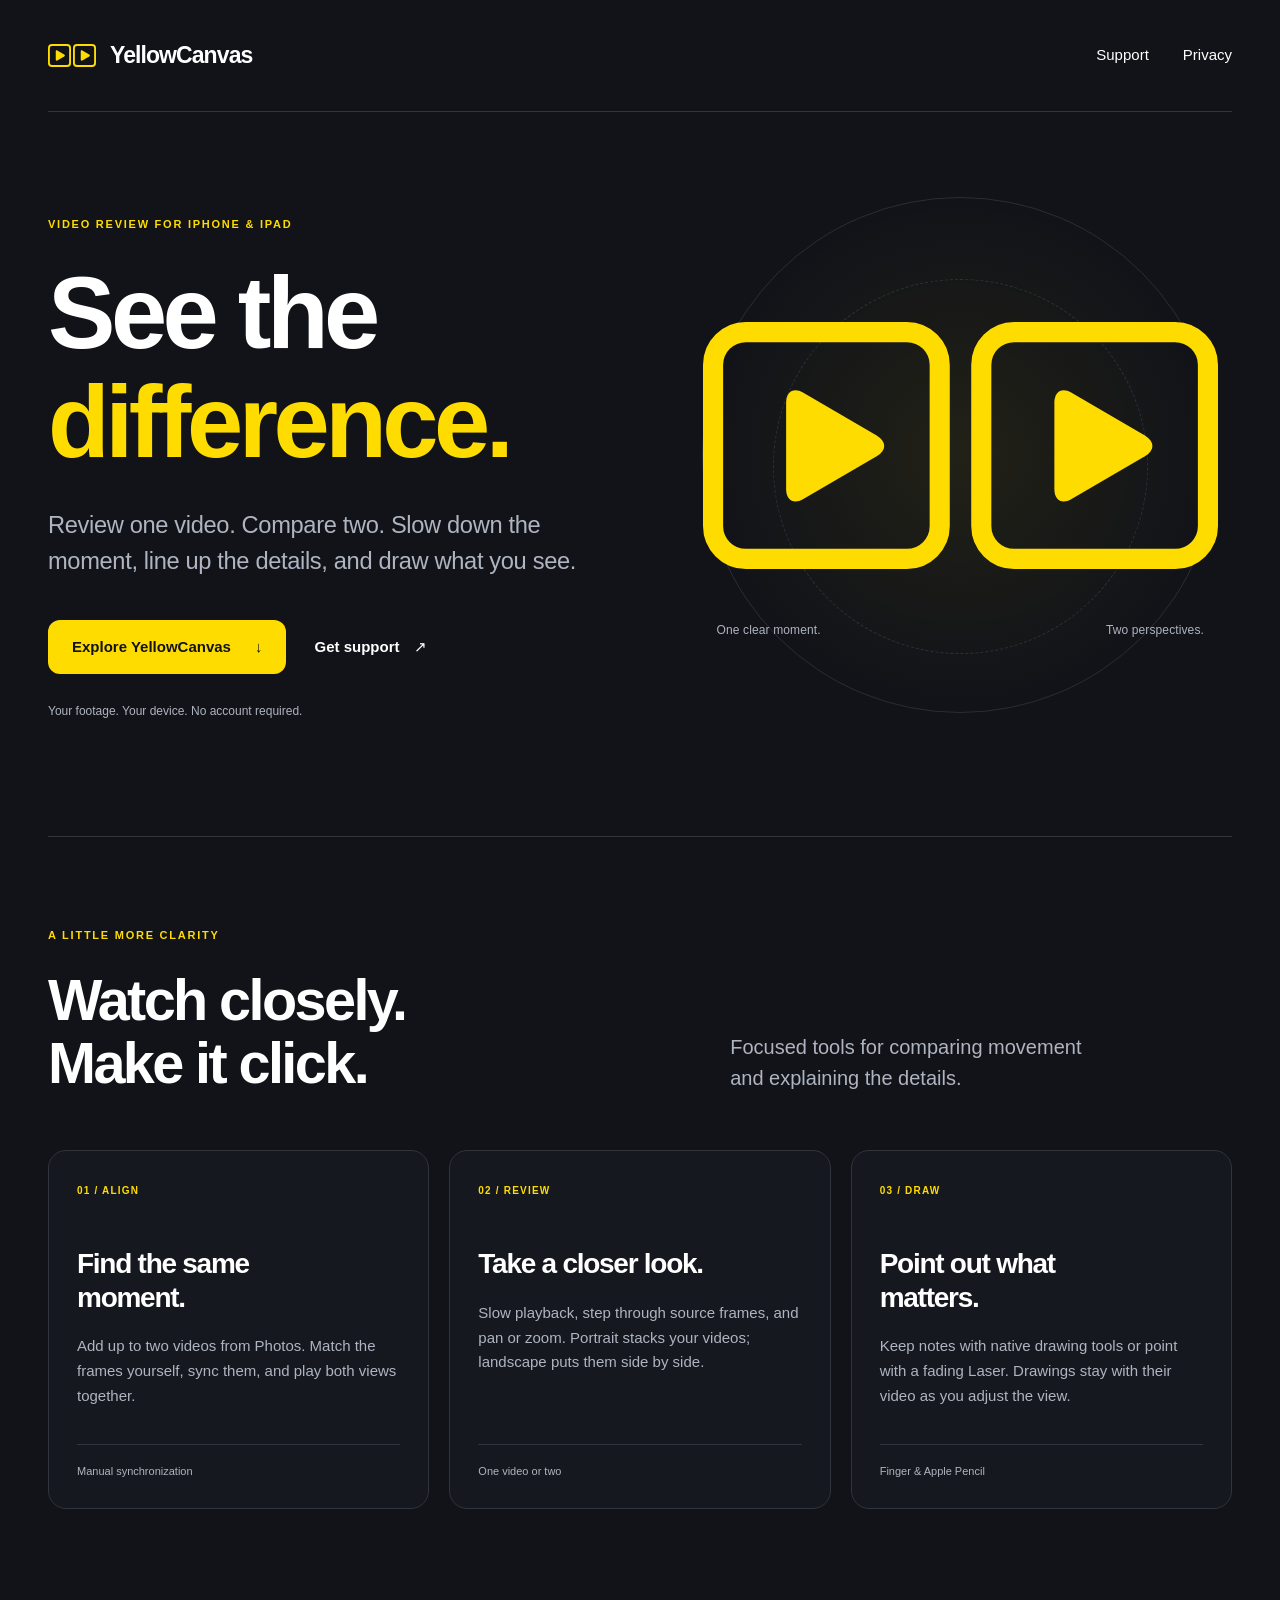
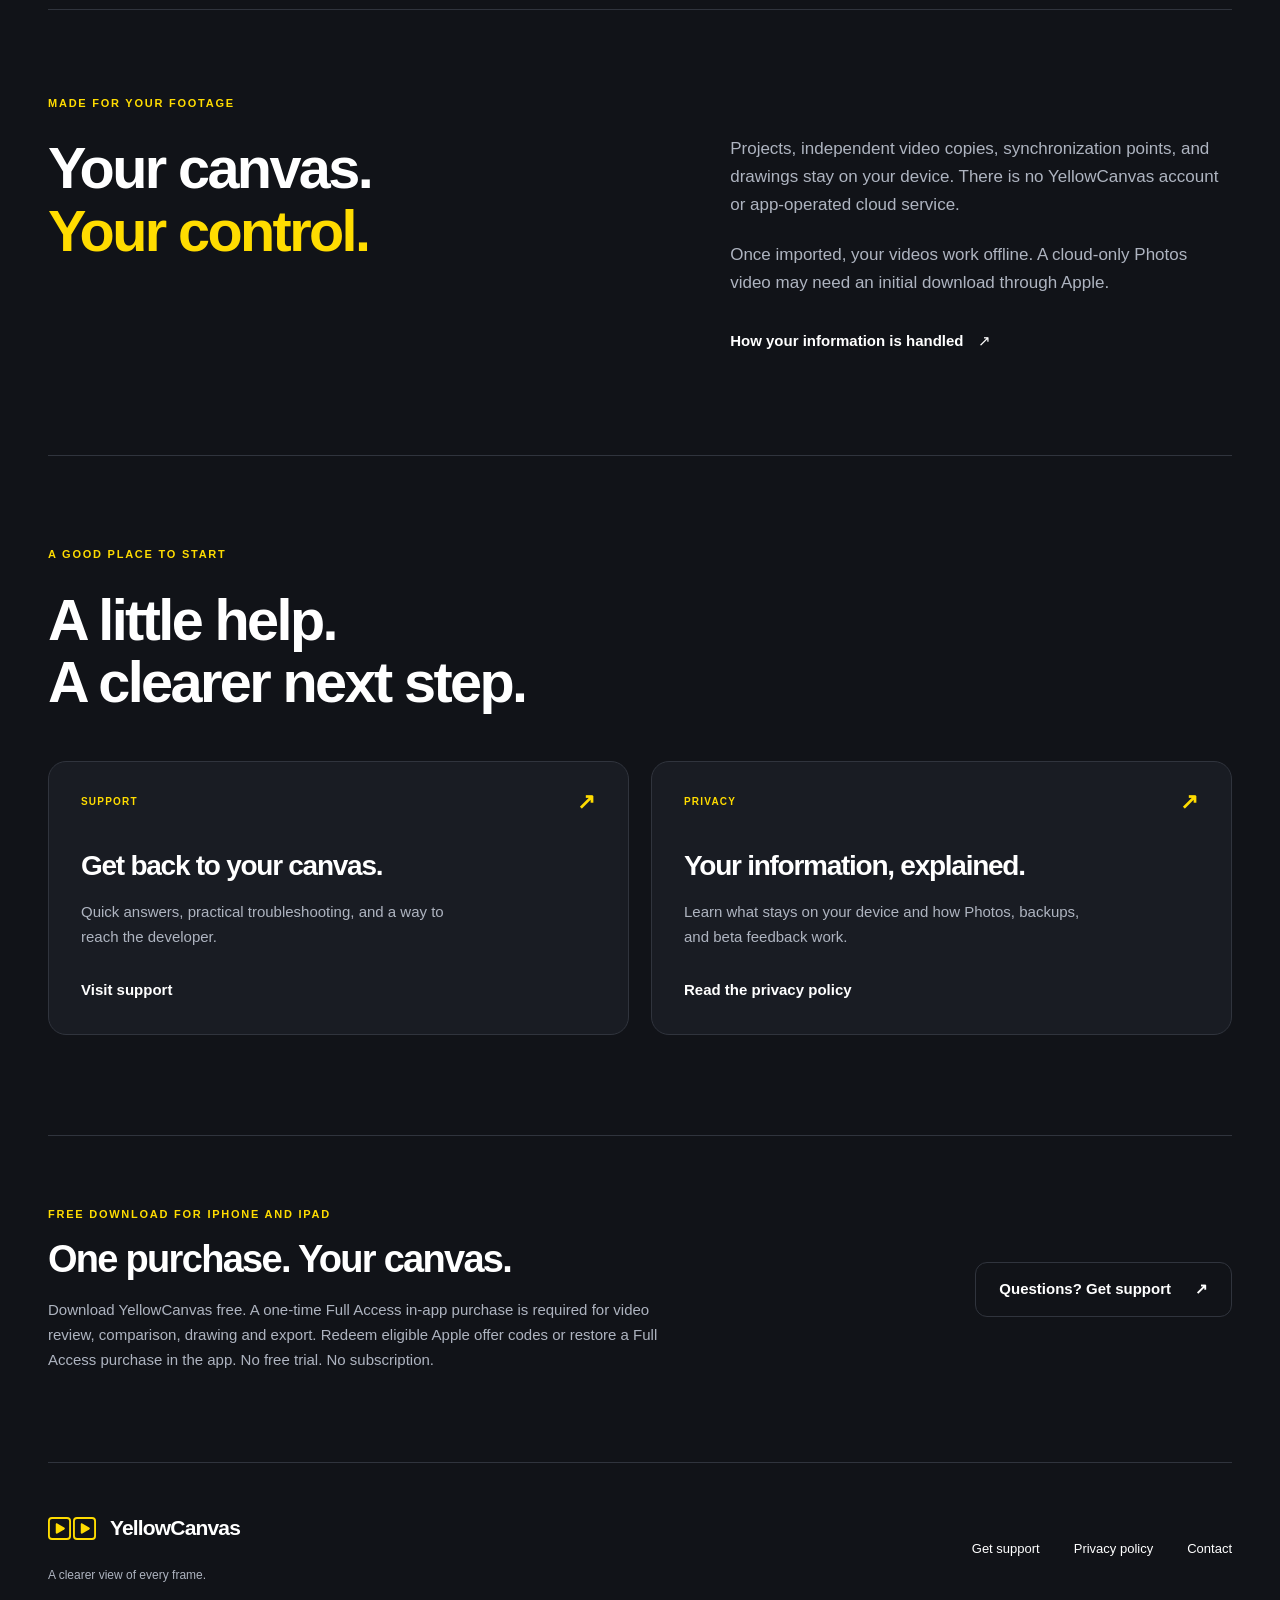
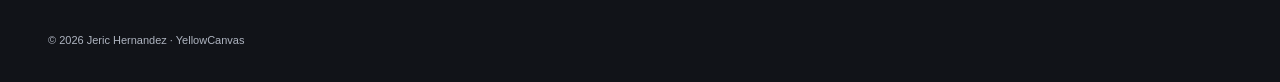
<file: index.html>
<!doctype html>
<html lang="en">
<head>
  <meta charset="utf-8">
  <meta name="viewport" content="width=device-width, initial-scale=1">
  <meta name="color-scheme" content="dark">
  <meta name="theme-color" content="#111318">
  <title>YellowCanvas · See the difference</title>
  <meta name="description" content="Review one video or compare two on iPhone and iPad. Align matching moments, step through frames, and draw what you see. Get support and privacy information.">
  <meta property="og:title" content="YellowCanvas · See the difference">
  <meta property="og:description" content="Review one video or compare two on iPhone and iPad. Align matching moments, step through frames, and draw what you see. Get support and privacy information.">
  <meta property="og:type" content="website">
  <link rel="canonical" href="https://coofzilla.github.io/yellow_canvas_web/">
  <meta property="og:url" content="https://coofzilla.github.io/yellow_canvas_web/">
  <link rel="icon" href="./assets/icon.svg" type="image/svg+xml">
  <link rel="stylesheet" href="./assets/site.css">
</head>
<body>
  <a class="skip-link" href="#main">Skip to content</a>
  <header class="site-header shell">
    <a class="brand" href="./" aria-label="YellowCanvas home"><img src="./assets/mark.svg" width="48" height="24" alt=""><span>YellowCanvas</span></a>
    <nav aria-label="Main navigation"><a href="./support/">Support</a><a href="./privacy/">Privacy</a></nav>
  </header>
  <main id="main">
    <section class="hero shell" aria-labelledby="hero-title">
      <div class="hero-copy">
        <p class="eyebrow">Video review for iPhone &amp; iPad</p>
        <h1 id="hero-title">See the<br><span>difference.</span></h1>
        <p class="hero-description">Review one video. Compare two. Slow down the moment, line up the details, and draw what you see.</p>
        <div class="actions"><a class="button button-primary" href="#features">Explore YellowCanvas <span aria-hidden="true">↓</span></a><a class="text-link" href="support/">Get support <span aria-hidden="true">↗</span></a></div>
        <p class="hero-note">Your footage. Your device. No account required.</p>
      </div>
      <div class="hero-art" aria-hidden="true">
        <div class="art-orbit orbit-one"></div><div class="art-orbit orbit-two"></div>
        <img src="assets/mark.svg" width="860" height="430" alt="">
        <div class="art-caption"><span>One clear moment.</span><span>Two perspectives.</span></div>
      </div>
    </section>
    <section class="feature-section shell" id="features" aria-labelledby="features-title">
      <div class="section-heading"><p class="eyebrow">A little more clarity</p><h2 id="features-title">Watch closely.<br>Make it click.</h2><p>Focused tools for comparing movement and explaining the details.</p></div>
      <div class="feature-grid">
        <article class="feature-card"><span class="feature-number">01 / ALIGN</span><h3>Find the same moment.</h3><p>Add up to two videos from Photos. Match the frames yourself, sync them, and play both views together.</p><span class="feature-foot">Manual synchronization</span></article>
        <article class="feature-card"><span class="feature-number">02 / REVIEW</span><h3>Take a closer look.</h3><p>Slow playback, step through source frames, and pan or zoom. Portrait stacks your videos; landscape puts them side by side.</p><span class="feature-foot">One video or two</span></article>
        <article class="feature-card"><span class="feature-number">03 / DRAW</span><h3>Point out what matters.</h3><p>Keep notes with native drawing tools or point with a fading Laser. Drawings stay with their video as you adjust the view.</p><span class="feature-foot">Finger &amp; Apple Pencil</span></article>
      </div>
    </section>
    <section class="local-section shell" aria-labelledby="local-title">
      <div><p class="eyebrow">Made for your footage</p><h2 id="local-title">Your canvas.<br><span>Your control.</span></h2></div>
      <div class="local-copy"><p>Projects, independent video copies, synchronization points, and drawings stay on your device. There is no YellowCanvas account or app-operated cloud service.</p><p>Once imported, your videos work offline. A cloud-only Photos video may need an initial download through Apple.</p><a class="text-link" href="privacy/">How your information is handled <span aria-hidden="true">↗</span></a></div>
    </section>
    <section class="help-section shell" aria-labelledby="help-title">
      <div><p class="eyebrow">A good place to start</p><h2 id="help-title">A little help.<br>A clearer next step.</h2></div>
      <div class="portal-grid"><a class="portal-card" href="support/"><span class="portal-kicker">SUPPORT <span aria-hidden="true">↗</span></span><h3>Get back to your canvas.</h3><p>Quick answers, practical troubleshooting, and a way to reach the developer.</p><span class="text-link">Visit support</span></a><a class="portal-card" href="privacy/"><span class="portal-kicker">PRIVACY <span aria-hidden="true">↗</span></span><h3>Your information, explained.</h3><p>Learn what stays on your device and how Photos, backups, and beta feedback work.</p><span class="text-link">Read the privacy policy</span></a></div>
    </section>
    <section class="beta-section shell" aria-labelledby="release-title"><div><p class="eyebrow">Free download for iPhone and iPad</p><h2 id="release-title">One purchase. Your canvas.</h2><p>Download YellowCanvas free. A one-time Full Access in-app purchase is required for video review, comparison, drawing and export. Redeem eligible Apple offer codes or restore a Full Access purchase in the app. No free trial. No subscription.</p></div><a class="button button-secondary" href="support/">Questions? Get support <span aria-hidden="true">↗</span></a></section>
  </main>
  <footer class="site-footer shell">
    <div class="footer-brand"><a class="brand" href="./"><img src="./assets/mark.svg" width="48" height="24" alt=""><span>YellowCanvas</span></a><p>A clearer view of every frame.</p></div>
    <nav aria-label="Footer navigation"><a href="./support/">Get support</a><a href="./privacy/">Privacy policy</a><a href="mailto:yellowdevjay@gmail.com">Contact</a></nav>
    <p class="copyright">© 2026 Jeric Hernandez · YellowCanvas</p>
  </footer>
</body>
</html>
</file>
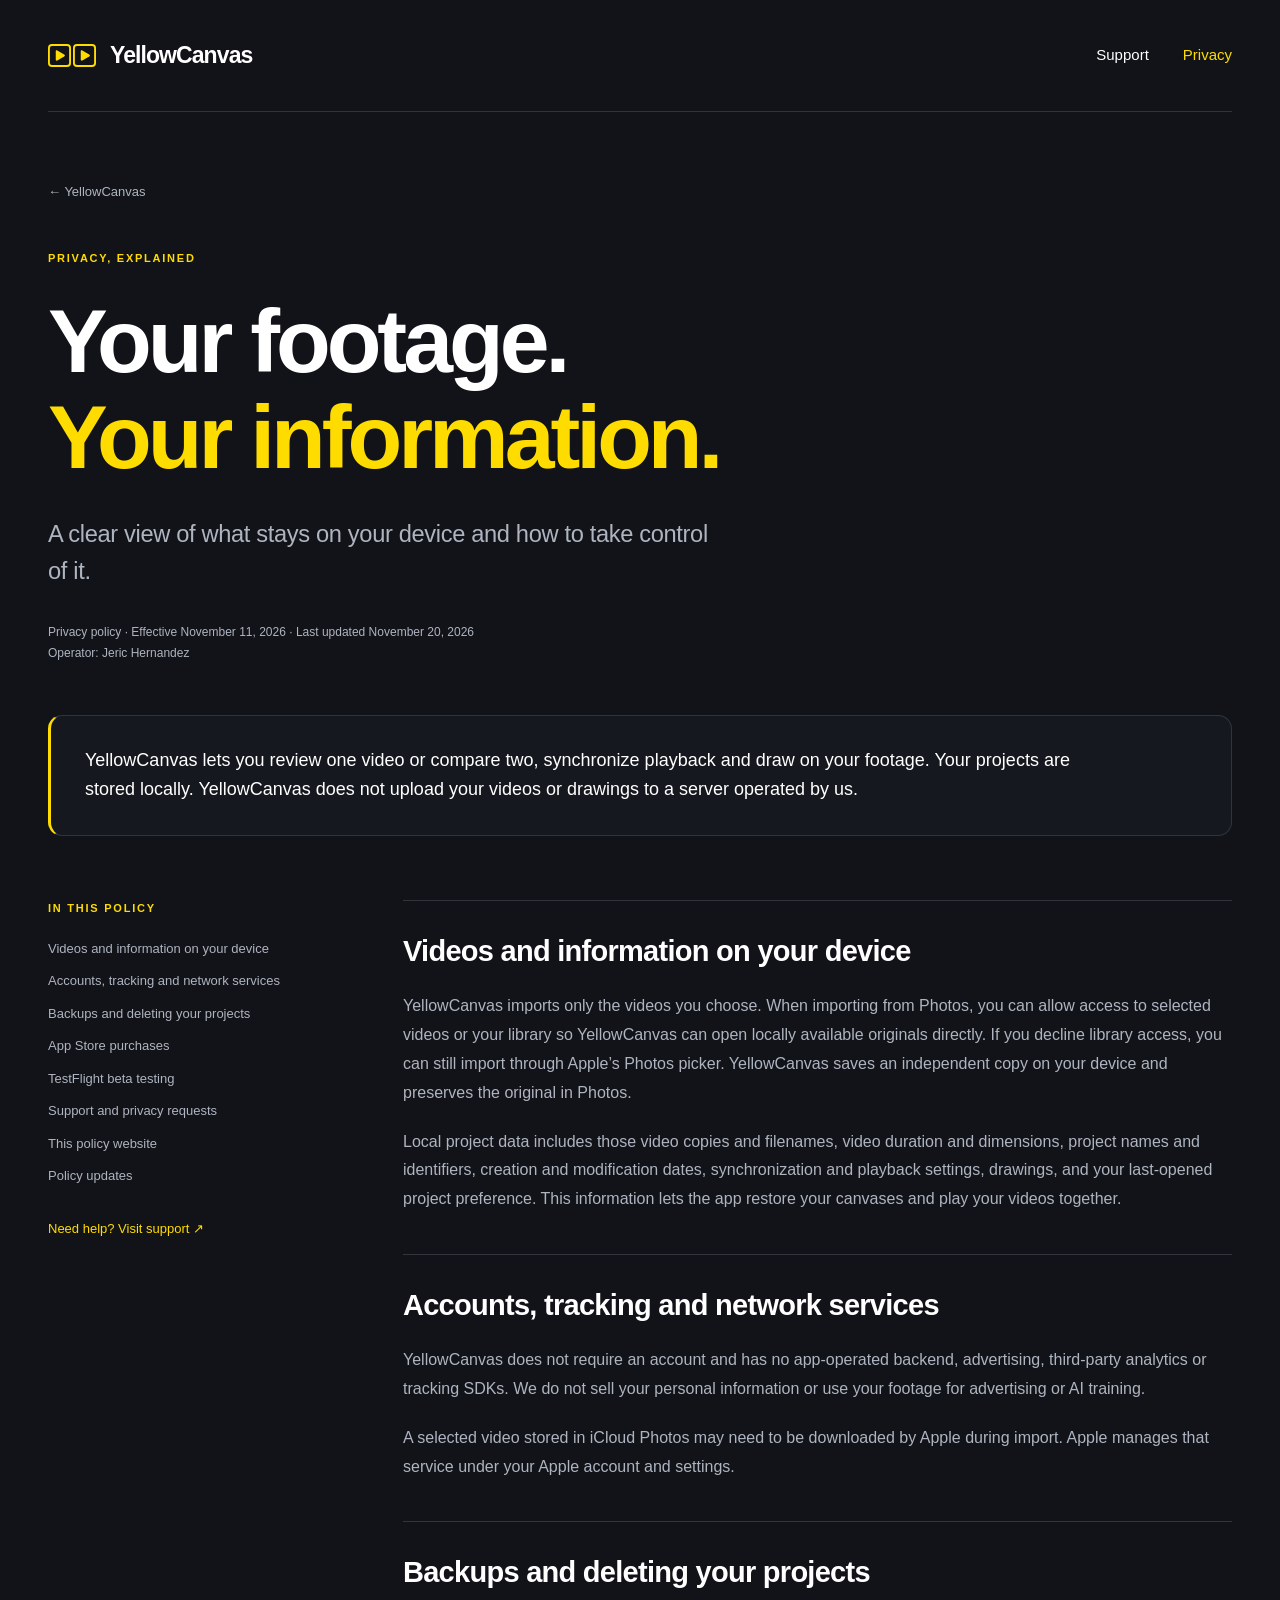
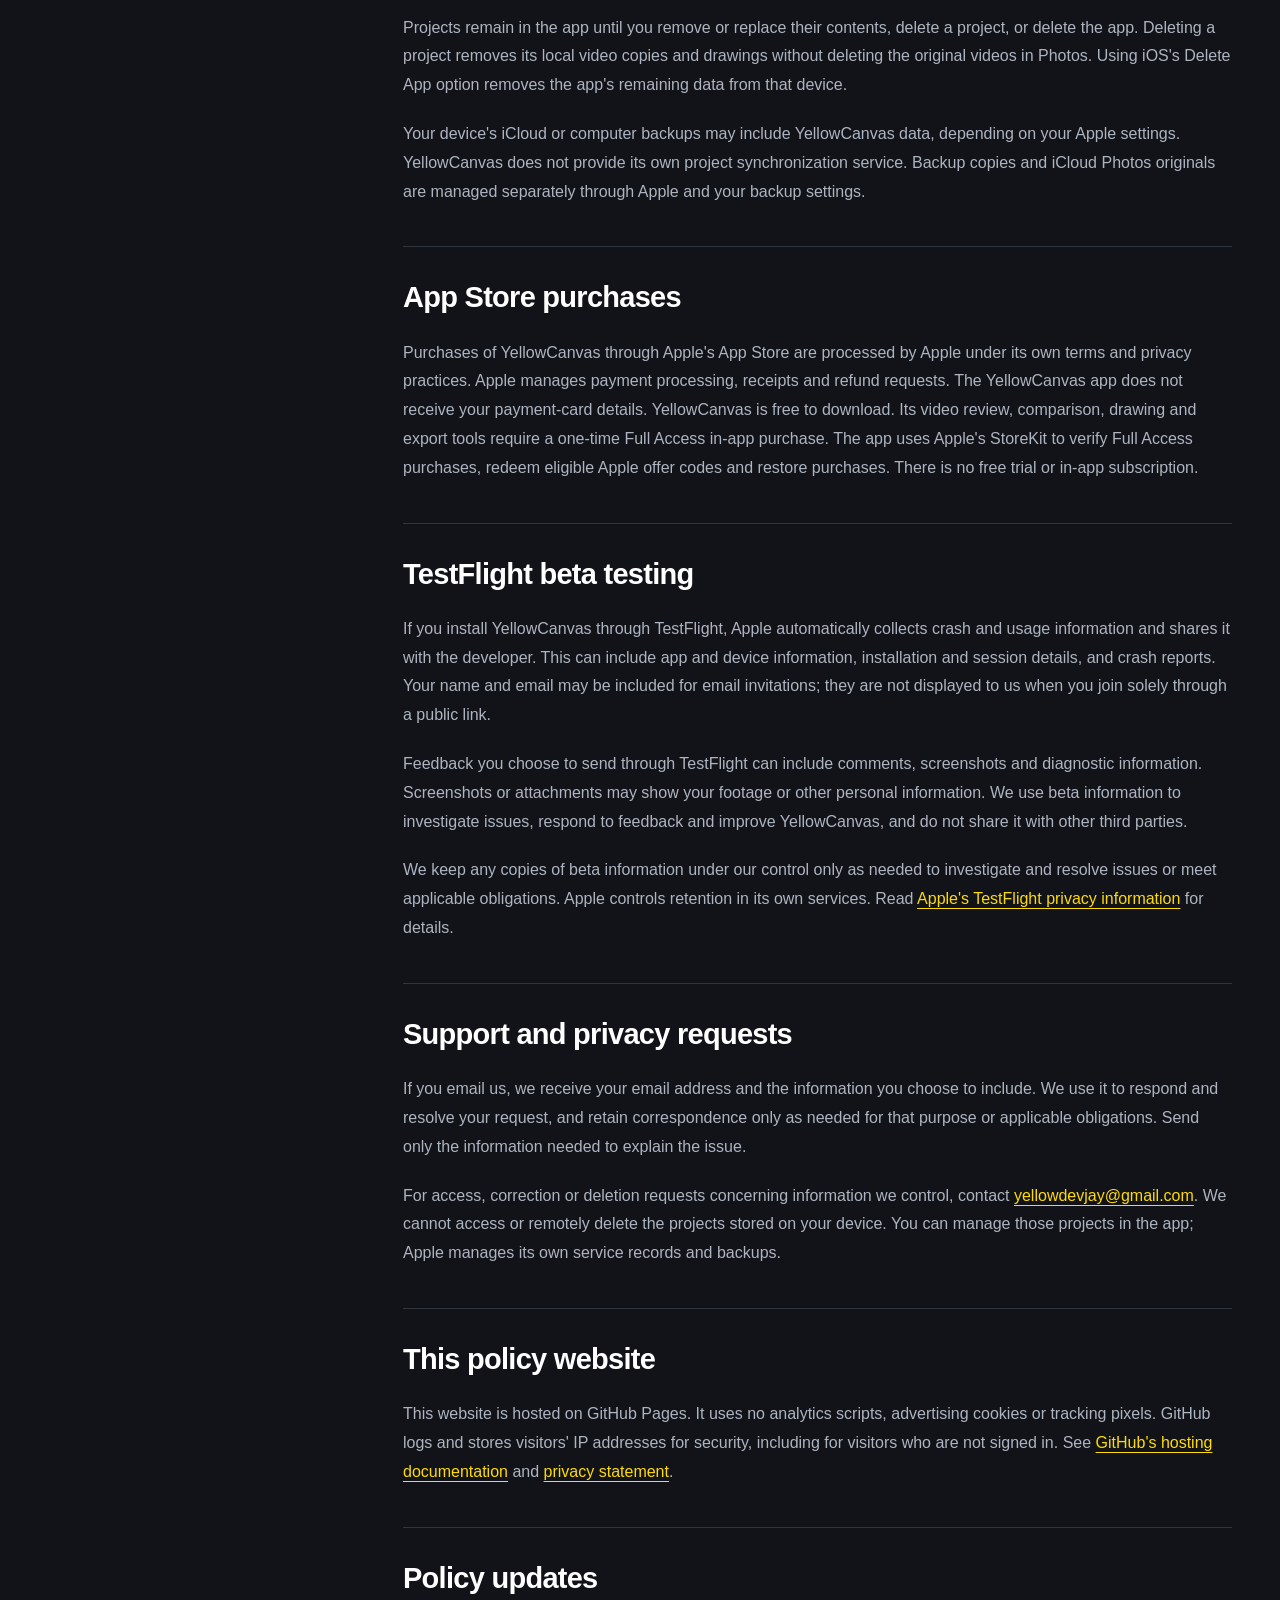
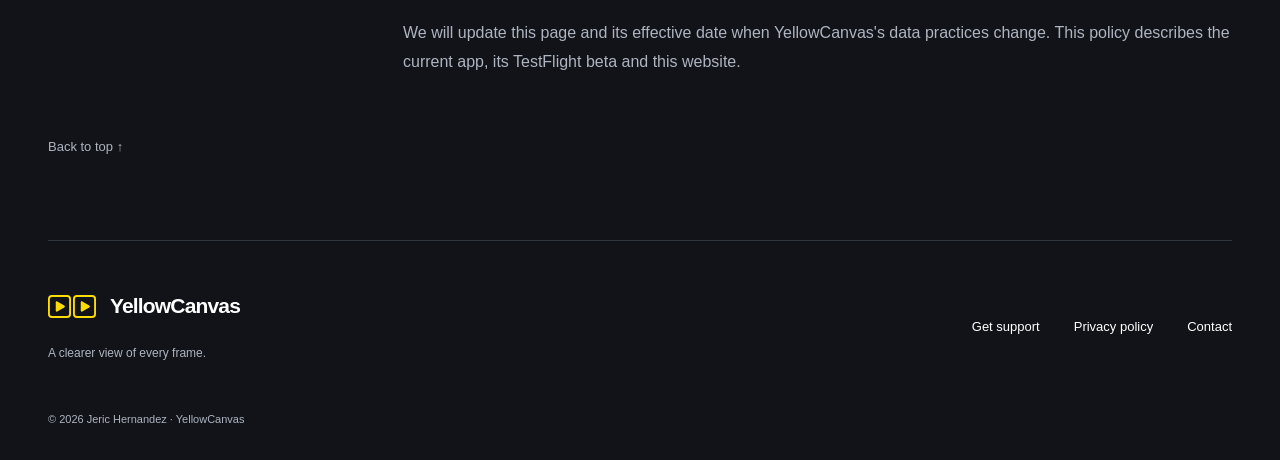
<file: privacy/index.html>
<!doctype html>
<html lang="en">
<head>
  <meta charset="utf-8">
  <meta name="viewport" content="width=device-width, initial-scale=1">
  <meta name="color-scheme" content="dark">
  <meta name="theme-color" content="#111318">
  <title>Privacy policy · YellowCanvas</title>
  <meta name="description" content="How YellowCanvas handles local videos, drawings, Apple backups, beta feedback, and support or privacy requests.">
  <meta property="og:title" content="Privacy policy · YellowCanvas">
  <meta property="og:description" content="How YellowCanvas handles local videos, drawings, Apple backups, beta feedback, and support or privacy requests.">
  <meta property="og:type" content="website">
  <link rel="canonical" href="https://coofzilla.github.io/yellow_canvas_web/privacy/">
  <meta property="og:url" content="https://coofzilla.github.io/yellow_canvas_web/privacy/">
  <link rel="icon" href="../assets/icon.svg" type="image/svg+xml">
  <link rel="stylesheet" href="../assets/site.css">
</head>
<body>
  <a class="skip-link" href="#main">Skip to content</a>
  <header class="site-header shell">
    <a class="brand" href="../" aria-label="YellowCanvas home"><img src="../assets/mark.svg" width="48" height="24" alt=""><span>YellowCanvas</span></a>
    <nav aria-label="Main navigation"><a href="../support/">Support</a><a href="../privacy/" aria-current="page">Privacy</a></nav>
  </header>
  <main id="main" class="shell legal-main">
    <header class="legal-hero"><a class="back-link" href="../">← YellowCanvas</a><p class="eyebrow">Privacy, explained</p><h1>Your footage.<br><span>Your information.</span></h1><p class="hero-description">A clear view of what stays on your device and how to take control of it.</p><p class="meta">Privacy policy · Effective November 11, 2026 · Last updated November 20, 2026<br>Operator: Jeric Hernandez</p></header>
    <div class="legal-intro"><p>YellowCanvas lets you review one video or compare two, synchronize playback and draw on your footage. Your projects are stored locally. YellowCanvas does not upload your videos or drawings to a server operated by us.</p></div>
    <div class="legal-layout"><nav class="policy-toc" aria-label="Privacy policy contents"><p class="eyebrow">In this policy</p>
        <a href="#on-your-device">Videos and information on your device</a>
        <a href="#accounts-and-services">Accounts, tracking and network services</a>
        <a href="#backups-and-deletion">Backups and deleting your projects</a>
        <a href="#app-store-purchases">App Store purchases</a>
        <a href="#testflight">TestFlight beta testing</a>
        <a href="#support-and-privacy">Support and privacy requests</a>
        <a href="#website">This policy website</a>
        <a href="#updates">Policy updates</a>
        <a class="toc-support" href="../support/">Need help? Visit support ↗</a>
      </nav><div class="policy-content">
        <section aria-labelledby="on-your-device">
      <h2 id="on-your-device">Videos and information on your device</h2>
      <p>YellowCanvas imports only the videos you choose. When importing from Photos, you can allow access to selected videos or your library so YellowCanvas can open locally available originals directly. If you decline library access, you can still import through Apple’s Photos picker. YellowCanvas saves an independent copy on your device and preserves the original in Photos.</p>
      <p>Local project data includes those video copies and filenames, video duration and dimensions, project names and identifiers, creation and modification dates, synchronization and playback settings, drawings, and your last-opened project preference. This information lets the app restore your canvases and play your videos together.</p>
    </section>
        <section aria-labelledby="accounts-and-services">
      <h2 id="accounts-and-services">Accounts, tracking and network services</h2>
      <p>YellowCanvas does not require an account and has no app-operated backend, advertising, third-party analytics or tracking SDKs. We do not sell your personal information or use your footage for advertising or AI training.</p>
      <p>A selected video stored in iCloud Photos may need to be downloaded by Apple during import. Apple manages that service under your Apple account and settings.</p>
    </section>
        <section aria-labelledby="backups-and-deletion">
      <h2 id="backups-and-deletion">Backups and deleting your projects</h2>
      <p>Projects remain in the app until you remove or replace their contents, delete a project, or delete the app. Deleting a project removes its local video copies and drawings without deleting the original videos in Photos. Using iOS's Delete App option removes the app's remaining data from that device.</p>
      <p>Your device's iCloud or computer backups may include YellowCanvas data, depending on your Apple settings. YellowCanvas does not provide its own project synchronization service. Backup copies and iCloud Photos originals are managed separately through Apple and your backup settings.</p>
    </section>
        <section aria-labelledby="app-store-purchases">
      <h2 id="app-store-purchases">App Store purchases</h2>
      <p>Purchases of YellowCanvas through Apple's App Store are processed by Apple under its own terms and privacy practices. Apple manages payment processing, receipts and refund requests. The YellowCanvas app does not receive your payment-card details. YellowCanvas is free to download. Its video review, comparison, drawing and export tools require a one-time Full Access in-app purchase. The app uses Apple's StoreKit to verify Full Access purchases, redeem eligible Apple offer codes and restore purchases. There is no free trial or in-app subscription.</p>
    </section>
        <section aria-labelledby="testflight">
      <h2 id="testflight">TestFlight beta testing</h2>
      <p>If you install YellowCanvas through TestFlight, Apple automatically collects crash and usage information and shares it with the developer. This can include app and device information, installation and session details, and crash reports. Your name and email may be included for email invitations; they are not displayed to us when you join solely through a public link.</p>
      <p>Feedback you choose to send through TestFlight can include comments, screenshots and diagnostic information. Screenshots or attachments may show your footage or other personal information. We use beta information to investigate issues, respond to feedback and improve YellowCanvas, and do not share it with other third parties.</p>
      <p>We keep any copies of beta information under our control only as needed to investigate and resolve issues or meet applicable obligations. Apple controls retention in its own services. Read <a href="https://www.apple.com/legal/privacy/data/en/test-flight/" rel="noreferrer">Apple's TestFlight privacy information</a> for details.</p>
    </section>
        <section aria-labelledby="support-and-privacy">
      <h2 id="support-and-privacy">Support and privacy requests</h2>
      <p>If you email us, we receive your email address and the information you choose to include. We use it to respond and resolve your request, and retain correspondence only as needed for that purpose or applicable obligations. Send only the information needed to explain the issue.</p>
      <p>For access, correction or deletion requests concerning information we control, contact <a href="mailto:yellowdevjay@gmail.com">yellowdevjay@gmail.com</a>. We cannot access or remotely delete the projects stored on your device. You can manage those projects in the app; Apple manages its own service records and backups.</p>
    </section>
        <section aria-labelledby="website">
      <h2 id="website">This policy website</h2>
      <p>This website is hosted on GitHub Pages. It uses no analytics scripts, advertising cookies or tracking pixels. GitHub logs and stores visitors' IP addresses for security, including for visitors who are not signed in. See <a href="https://docs.github.com/en/pages/getting-started-with-github-pages/what-is-github-pages#data-collection" rel="noreferrer">GitHub's hosting documentation</a> and <a href="https://docs.github.com/en/site-policy/privacy-policies/github-privacy-statement" rel="noreferrer">privacy statement</a>.</p>
    </section>
        <section aria-labelledby="updates">
      <h2 id="updates">Policy updates</h2>
      <p>We will update this page and its effective date when YellowCanvas's data practices change. This policy describes the current app, its TestFlight beta and this website.</p>
    </section>
      </div></div>
    <a class="back-link back-top" href="#main">Back to top ↑</a>
  </main>
  <footer class="site-footer shell">
    <div class="footer-brand"><a class="brand" href="../"><img src="../assets/mark.svg" width="48" height="24" alt=""><span>YellowCanvas</span></a><p>A clearer view of every frame.</p></div>
    <nav aria-label="Footer navigation"><a href="../support/">Get support</a><a href="../privacy/">Privacy policy</a><a href="mailto:yellowdevjay@gmail.com">Contact</a></nav>
    <p class="copyright">© 2026 Jeric Hernandez · YellowCanvas</p>
  </footer>
</body>
</html>
</file>
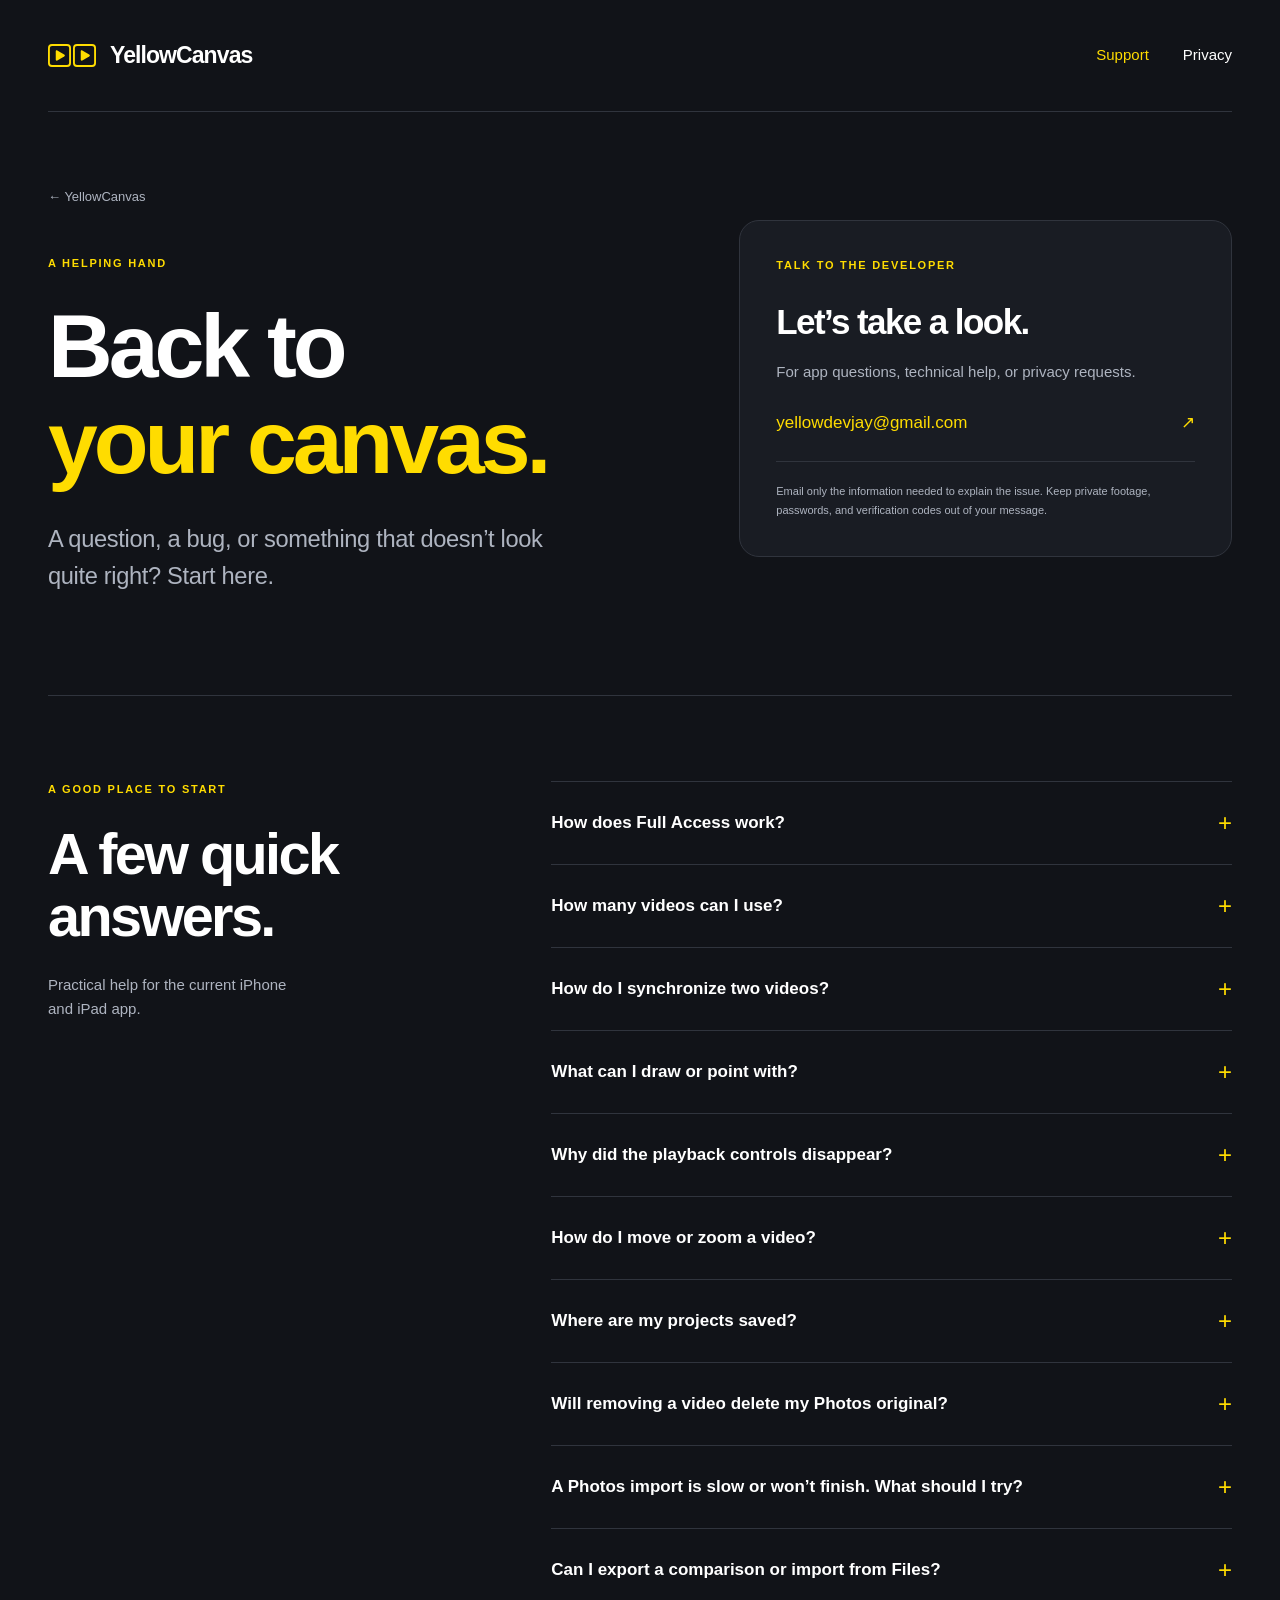
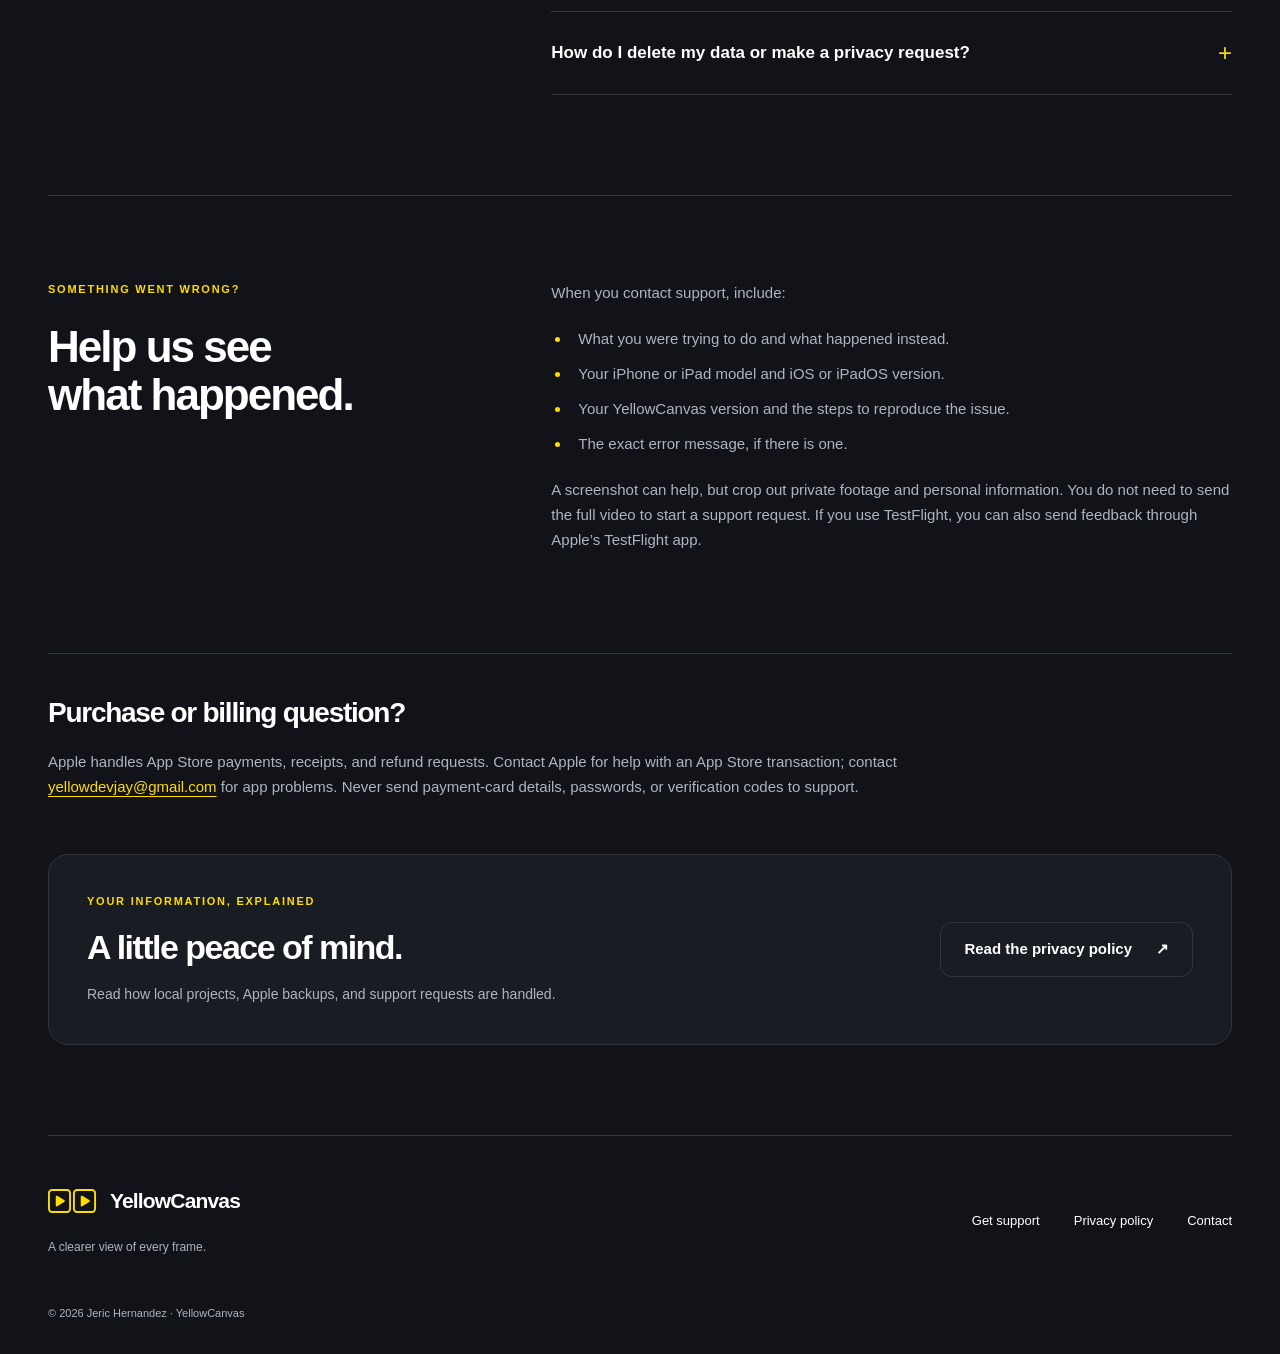
<file: support/index.html>
<!doctype html>
<html lang="en">
<head>
  <meta charset="utf-8">
  <meta name="viewport" content="width=device-width, initial-scale=1">
  <meta name="color-scheme" content="dark">
  <meta name="theme-color" content="#111318">
  <title>Support · YellowCanvas</title>
  <meta name="description" content="Get help with YellowCanvas video imports, manual synchronization, playback, drawing, local projects, and privacy requests.">
  <meta property="og:title" content="Support · YellowCanvas">
  <meta property="og:description" content="Get help with YellowCanvas video imports, manual synchronization, playback, drawing, local projects, and privacy requests.">
  <meta property="og:type" content="website">
  <link rel="canonical" href="https://coofzilla.github.io/yellow_canvas_web/support/">
  <meta property="og:url" content="https://coofzilla.github.io/yellow_canvas_web/support/">
  <link rel="icon" href="../assets/icon.svg" type="image/svg+xml">
  <link rel="stylesheet" href="../assets/site.css">
</head>
<body>
  <a class="skip-link" href="#main">Skip to content</a>
  <header class="site-header shell">
    <a class="brand" href="../" aria-label="YellowCanvas home"><img src="../assets/mark.svg" width="48" height="24" alt=""><span>YellowCanvas</span></a>
    <nav aria-label="Main navigation"><a href="../support/" aria-current="page">Support</a><a href="../privacy/">Privacy</a></nav>
  </header>
  <main id="main" class="shell">
    <section class="support-hero" aria-labelledby="support-title">
      <div><a class="back-link" href="../">← YellowCanvas</a><p class="eyebrow">A helping hand</p><h1 id="support-title">Back to<br><span>your canvas.</span></h1><p class="hero-description">A question, a bug, or something that doesn’t look quite right? Start here.</p></div>
      <aside class="contact-card" aria-labelledby="contact-title"><p class="eyebrow">Talk to the developer</p><h2 id="contact-title">Let’s take a look.</h2><p>For app questions, technical help, or privacy requests.</p><a class="contact-email" href="mailto:yellowdevjay@gmail.com?subject=YellowCanvas%20support">yellowdevjay@gmail.com <span aria-hidden="true">↗</span></a><p class="small-note">Email only the information needed to explain the issue. Keep private footage, passwords, and verification codes out of your message.</p></aside>
    </section>
    <section class="faq-layout" aria-labelledby="faq-title"><div class="faq-heading"><p class="eyebrow">A good place to start</p><h2 id="faq-title">A few quick<br>answers.</h2><p>Practical help for the current iPhone and iPad app.</p></div><div class="faq-list">
          <details class="faq"><summary>How does Full Access work?<span aria-hidden="true">+</span></summary><p>Download YellowCanvas free, then purchase Full Access once to use the video review, comparison, drawing and export tools. Apple handles payment. Choose Redeem offer code on the purchase screen to use an eligible Apple offer code, or Restore purchases to recover an existing Full Access purchase with the same Apple Account. There is no subscription or free trial. No YellowCanvas account is required.</p></details>
          <details class="faq"><summary>How many videos can I use?<span aria-hidden="true">+</span></summary><p>Review one video on its own, or add a second to compare two perspectives. Each canvas supports a maximum of two videos. Use + to add another, or Replace video in Project options to change the selected clip.</p></details>
          <details class="faq"><summary>How do I synchronize two videos?<span aria-hidden="true">+</span></summary><p>Use the individual alignment controls to find the same event in each video, then tap Sync these frames. You choose the matching moment. To adjust a saved synchronization, open the alignment controls again. Frame stepping uses the selected video as its timing reference.</p></details>
          <details class="faq"><summary>What can I draw or point with?<span aria-hidden="true">+</span></summary><p>Tap the pencil to enter Draw. Use the native drawing palette for saved annotations, or choose Laser for a temporary trail that fades after about one second. Drawings are static overlays; they do not track a moving subject. Undo, redo, and clear apply to the selected video’s saved ink.</p></details>
          <details class="faq"><summary>Why did the playback controls disappear?<span aria-hidden="true">+</span></summary><p>Playback controls fade automatically so you can see your footage. Tap a video to show or hide them during review. In Draw, touching or drawing on a video reveals them again without stopping playback; they fade after input stops. Scrubbing and held frame-step controls remain visible while you use them.</p></details>
          <details class="faq"><summary>How do I move or zoom a video?<span aria-hidden="true">+</span></summary><p>Pan and pinch while reviewing. In Draw, use two fingers to pan or zoom so one finger or Apple Pencil can draw. Gentle snapping near pane centers and edges helps with small adjustments. Keep dragging to move freely, or use Reset view in Project options to return the selected video to its fitted position.</p></details>
          <details class="faq"><summary>Where are my projects saved?<span aria-hidden="true">+</span></summary><p>Projects and imported video copies are stored inside YellowCanvas on this device. Completed imports work offline. YellowCanvas does not provide cross-device project sync. Your device’s iCloud or computer backups may include app data, depending on your Apple settings.</p></details>
          <details class="faq"><summary>Will removing a video delete my Photos original?<span aria-hidden="true">+</span></summary><p>No. Removing or replacing a clip affects its copy and drawing inside that canvas. Removing the final clip returns the same canvas to See the difference so you can add videos again. Deleting a saved project removes its local videos and drawings. Your original videos remain in Photos.</p></details>
          <details class="faq"><summary>A Photos import is slow or won’t finish. What should I try?<span aria-hidden="true">+</span></summary><p>A video stored only in iCloud Photos may first need to download through Apple. Check your connection, allow the original to download in Photos, and confirm that your device has enough available storage for a local copy. You can cancel an import and retry. Send the steps and any error message if the issue continues.</p></details>
          <details class="faq"><summary>Can I export a comparison or import from Files?<span aria-hidden="true">+</span></summary><p>Open the project menu and choose Download to export a single-video review or synchronized comparison as an MP4, with optional saved drawings. Two-video exports require saved synchronization. Choose portrait or landscape, supported quality, speed and sound. In More options, choose Trim video to select a range with the thumbnail filmstrip and yellow handles, then save to Photos or share, including Save to Files. Videos are imported through Photos; Files import, automatic motion synchronization and cross-device project sync are not included.</p></details>
          <details class="faq"><summary>How do I delete my data or make a privacy request?<span aria-hidden="true">+</span></summary><p>Use Saved projects to delete a canvas and its local video copies and drawings. Deleting the app using iOS’s Delete App option removes its remaining data from that device. Backups and Photos originals are managed separately through Apple. For support correspondence or other information under the developer’s control, email yellowdevjay@gmail.com.</p></details>
    </div></section>
    <section class="report-section" aria-labelledby="report-title"><div><p class="eyebrow">Something went wrong?</p><h2 id="report-title">Help us see<br>what happened.</h2></div><div><p>When you contact support, include:</p><ul class="check-list"><li>What you were trying to do and what happened instead.</li><li>Your iPhone or iPad model and iOS or iPadOS version.</li><li>Your YellowCanvas version and the steps to reproduce the issue.</li><li>The exact error message, if there is one.</li></ul><p>A screenshot can help, but crop out private footage and personal information. You do not need to send the full video to start a support request. If you use TestFlight, you can also send feedback through Apple’s TestFlight app.</p></div></section>
    <section class="purchase-note" aria-labelledby="purchase-help"><h2 id="purchase-help">Purchase or billing question?</h2><p>Apple handles App Store payments, receipts, and refund requests. Contact Apple for help with an App Store transaction; contact <a href="mailto:yellowdevjay@gmail.com?subject=YellowCanvas%20support">yellowdevjay@gmail.com</a> for app problems. Never send payment-card details, passwords, or verification codes to support.</p></section>
    <section class="privacy-strip"><div><p class="eyebrow">Your information, explained</p><h2>A little peace of mind.</h2><p>Read how local projects, Apple backups, and support requests are handled.</p></div><a class="button button-secondary" href="../privacy/">Read the privacy policy <span aria-hidden="true">↗</span></a></section>
  </main>
  <footer class="site-footer shell">
    <div class="footer-brand"><a class="brand" href="../"><img src="../assets/mark.svg" width="48" height="24" alt=""><span>YellowCanvas</span></a><p>A clearer view of every frame.</p></div>
    <nav aria-label="Footer navigation"><a href="../support/">Get support</a><a href="../privacy/">Privacy policy</a><a href="mailto:yellowdevjay@gmail.com">Contact</a></nav>
    <p class="copyright">© 2026 Jeric Hernandez · YellowCanvas</p>
  </footer>
</body>
</html>
</file>
<file: assets/site.css>
:root {
  color-scheme: dark;
  --bg: #111318;
  --surface: #191c23;
  --surface-soft: #15181e;
  --ink: #ffffff;
  --muted: #aeb4c0;
  --line: #30343d;
  --yellow: #ffdc00;
  --shell: 1240px;
  font: 17px/1.65 -apple-system, BlinkMacSystemFont, "Segoe UI", sans-serif;
  background: var(--bg);
  color: var(--ink);
  scroll-behavior: smooth;
}
* { box-sizing: border-box; }
body { margin: 0; }
img { max-width: 100%; height: auto; display: block; }
a { color: inherit; text-underline-offset: .24em; text-decoration-thickness: 1px; }
a:hover { color: var(--yellow); }
a:focus-visible, summary:focus-visible { outline: 3px solid var(--yellow); outline-offset: 5px; border-radius: 4px; }
::selection { background: var(--yellow); color: var(--bg); }
.shell { width: min(var(--shell), calc(100% - 96px)); margin-inline: auto; }
h1, h2, h3, p { margin: 0; }
h1, h2, h3 { line-height: 1.08; letter-spacing: -.045em; font-weight: 650; }
h1 { font-size: clamp(68px, 7.9vw, 112px); }
h2 { font-size: clamp(36px, 4.5vw, 60px); }
h3 { font-size: 28px; line-height: 1.2; }
h1 span, .local-section h2 span { color: var(--yellow); }
p { color: var(--muted); }
.skip-link { position: fixed; top: -80px; left: 24px; padding: 10px 18px; background: var(--yellow); color: var(--bg); z-index: 20; }
.skip-link:focus { top: 16px; color: var(--bg); }
.site-header { min-height: 112px; display: flex; align-items: center; justify-content: space-between; gap: 24px; border-bottom: 1px solid var(--line); }
.brand { display: inline-flex; align-items: center; gap: 14px; font-size: 23px; font-weight: 650; letter-spacing: -.04em; text-decoration: none; color: var(--ink); }
.brand img { width: 48px; height: 26px; object-fit: contain; }
.site-header nav, .site-footer nav { display: flex; gap: 34px; align-items: center; }
.site-header nav a { font-size: 15px; text-decoration: none; }
.site-header a[aria-current="page"] { color: var(--yellow); }
.eyebrow { font-size: 11px; line-height: 1.6; font-weight: 700; letter-spacing: .16em; text-transform: uppercase; color: var(--yellow); margin-bottom: 25px; }
.hero { padding-block: 100px 110px; display: grid; grid-template-columns: 1.05fr 1fr; align-items: center; gap: 70px; }
.hero-description { font-size: clamp(19px, 1.85vw, 24px); line-height: 1.55; max-width: 530px; margin-top: 30px; letter-spacing: -.015em; }
.actions { display: flex; gap: 28px; align-items: center; flex-wrap: wrap; margin-top: 40px; }
.button { padding: 15px 23px; display: inline-flex; justify-content: center; align-items: center; gap: 24px; border: 1px solid transparent; border-radius: 12px; font-size: 15px; line-height: 1.5; font-weight: 650; text-decoration: none; transition: transform .15s ease, background .15s ease; }
.button:hover { transform: translateY(-2px); }
.button-primary { background: var(--yellow); color: var(--bg); }
.button-primary:hover { background: #ffe636; color: var(--bg); }
.button-secondary { border-color: var(--line); color: var(--ink); background: transparent; }
.button-secondary:hover { background: var(--surface); border-color: #60656f; }
.text-link { font-size: 15px; font-weight: 550; color: var(--ink); text-decoration: none; }
.text-link span { margin-left: 10px; }
.hero-note { font-size: 12px; margin-top: 28px; }
.hero-art { position: relative; padding: 110px 14px 85px; isolation: isolate; }
.hero-art:before { position: absolute; content: ""; width: 100%; aspect-ratio: 1; border-radius: 50%; background: radial-gradient(circle, rgb(255 220 0 / 7%) 0, transparent 66%); z-index: -1; inset: -6% 0 auto; }
.hero-art > img { width: 100%; height: auto; }
.art-orbit { position: absolute; border: 1px solid #292d34; border-radius: 50%; aspect-ratio: 1; width: 95%; top: -3%; left: 2.5%; z-index: -1; }
.orbit-two { width: 69%; top: 13%; left: 15.5%; border-style: dashed; border-color: #2c3038; }
.art-caption { display: flex; justify-content: space-between; gap: 18px; color: var(--muted); font-size: 12px; letter-spacing: .01em; margin-top: 52px; padding-inline: 14px; }
.feature-section { padding-block: 90px 100px; border-top: 1px solid var(--line); }
.section-heading { display: grid; grid-template-columns: 1.2fr 1fr; column-gap: 80px; }
.section-heading .eyebrow { grid-column: 1 / -1; }
.section-heading > p:last-child { max-width: 380px; align-self: end; font-size: 20px; line-height: 1.55; }
.feature-grid { display: grid; grid-template-columns: repeat(3, 1fr); gap: 20px; margin-top: 56px; }
.feature-card { background: var(--surface-soft); border: 1px solid var(--line); border-radius: 18px; padding: 32px 28px 28px; display: flex; flex-direction: column; }
.feature-number { color: var(--yellow); font-size: 10px; font-weight: 700; letter-spacing: .12em; margin-bottom: 48px; }
.feature-card h3 { max-width: 230px; }
.feature-card p { font-size: 15px; margin-top: 20px; margin-bottom: 35px; }
.feature-foot { border-top: 1px solid var(--line); padding-top: 17px; margin-top: auto; color: var(--muted); font-size: 11px; }
.local-section { display: grid; grid-template-columns: 1.2fr 1fr; gap: 80px; padding-block: 85px 100px; border-top: 1px solid var(--line); }
.local-copy { padding-top: 40px; }
.local-copy p + p { margin-top: 22px; }
.local-copy .text-link { display: inline-block; margin-top: 32px; }
.help-section { padding-block: 90px 100px; border-top: 1px solid var(--line); }
.portal-grid { display: grid; grid-template-columns: 1fr 1fr; gap: 22px; margin-top: 48px; }
.portal-card { display: flex; flex-direction: column; background: var(--surface); border: 1px solid var(--line); border-radius: 18px; padding: 32px; text-decoration: none; }
.portal-card:hover { border-color: #656b77; color: var(--ink); }
.portal-kicker { font-size: 10px; font-weight: 700; color: var(--yellow); letter-spacing: .12em; display: flex; justify-content: space-between; gap: 24px; margin-bottom: 38px; }
.portal-kicker span { font-size: 22px; line-height: .7; }
.portal-card p { margin-top: 18px; max-width: 400px; font-size: 15px; }
.portal-card > .text-link { margin-top: 28px; }
.beta-section { display: flex; justify-content: space-between; align-items: center; gap: 56px; padding-block: 70px 90px; border-top: 1px solid var(--line); }
.beta-section .eyebrow { margin-bottom: 15px; }
.beta-section h2 { font-size: 38px; }
.beta-section p:not(.eyebrow) { max-width: 620px; margin-top: 18px; font-size: 15px; }
.beta-section .button { flex-shrink: 0; }
.site-footer { border-top: 1px solid var(--line); padding-block: 48px 32px; display: grid; grid-template-columns: 1fr auto; gap: 30px; }
.site-footer .brand { font-size: 21px; }
.footer-brand > p { font-size: 12px; margin-top: 15px; }
.site-footer nav a { font-size: 13px; text-decoration: none; }
.copyright { grid-column: 1 / -1; font-size: 11px; padding-top: 16px; }
.back-link { display: inline-block; color: var(--muted); font-size: 13px; text-decoration: none; }
.support-hero { display: grid; grid-template-columns: 1.2fr 1fr; gap: 100px; padding-block: 70px 100px; align-items: center; }
.support-hero .eyebrow, .legal-hero .eyebrow { margin-top: 45px; }
.support-hero h1, .legal-hero h1 { font-size: clamp(60px, 7vw, 96px); }
.contact-card { background: var(--surface); border: 1px solid var(--line); border-radius: 20px; padding: 36px; }
.contact-card .eyebrow { margin-top: 0; margin-bottom: 28px; }
.contact-card h2 { font-size: 35px; }
.contact-card > p:not(.eyebrow) { font-size: 15px; margin-top: 20px; }
.contact-email { color: var(--yellow); display: flex; align-items: center; justify-content: space-between; gap: 20px; overflow-wrap: anywhere; font-size: 17px; text-decoration: none; padding-block: 24px; border-bottom: 1px solid var(--line); }
.contact-card p.small-note { font-size: 11px; margin-top: 20px; line-height: 1.7; }
.faq-layout { display: grid; grid-template-columns: .8fr 1.35fr; gap: 100px; padding-block: 85px 100px; border-top: 1px solid var(--line); align-items: start; }
.faq-heading { position: sticky; top: 40px; }
.faq-heading > p:last-child { max-width: 250px; margin-top: 25px; font-size: 15px; }
.faq { border-top: 1px solid var(--line); }
.faq:last-child { border-bottom: 1px solid var(--line); }
.faq summary { padding-block: 23px; cursor: pointer; display: flex; align-items: center; justify-content: space-between; gap: 24px; list-style: none; font-weight: 550; line-height: 1.5; font-size: 17px; }
.faq summary::-webkit-details-marker { display: none; }
.faq summary > span { color: var(--yellow); font-size: 24px; font-weight: 400; flex-shrink: 0; transition: transform .15s ease; }
.faq[open] summary > span { transform: rotate(45deg); }
.faq p { padding-bottom: 25px; font-size: 15px; }
.report-section { display: grid; grid-template-columns: .8fr 1.35fr; gap: 100px; padding-block: 85px 100px; border-top: 1px solid var(--line); }
.report-section h2 { font-size: 44px; }
.report-section > div:last-child > p, .check-list { font-size: 15px; }
.check-list { color: var(--muted); padding-left: 20px; margin-block: 22px; }
.check-list li { padding-left: 7px; margin-top: 10px; }
.check-list li::marker { color: var(--yellow); }
.purchase-note { border-top: 1px solid var(--line); padding-block: 44px 55px; }
.purchase-note h2 { font-size: 28px; margin-bottom: 22px; }
.purchase-note p { font-size: 15px; max-width: 950px; }
.purchase-note a { color: var(--yellow); overflow-wrap: anywhere; }
.privacy-strip { margin-bottom: 90px; border: 1px solid var(--line); background: var(--surface); border-radius: 20px; padding: 38px; display: flex; align-items: center; justify-content: space-between; gap: 40px; }
.privacy-strip .eyebrow { margin-bottom: 18px; }
.privacy-strip h2 { font-size: 34px; }
.privacy-strip p:last-child { font-size: 14px; margin-top: 17px; max-width: 600px; }
.privacy-strip > .button { flex-shrink: 0; }
.legal-main { padding-bottom: 80px; }
.legal-hero { padding-block: 65px 50px; }
.legal-hero .hero-description { max-width: 680px; }
.meta { font-size: 12px; margin-top: 32px; line-height: 1.8; }
.legal-intro { padding: 30px 34px; border: 1px solid var(--line); border-left: 3px solid var(--yellow); border-radius: 14px; background: var(--surface-soft); margin-bottom: 64px; }
.legal-intro p { color: var(--ink); font-size: 18px; max-width: 1000px; }
.legal-layout { display: grid; grid-template-columns: 265px 1fr; gap: 90px; align-items: start; }
.policy-toc { display: flex; flex-direction: column; gap: 13px; position: sticky; top: 35px; }
.policy-toc .eyebrow { margin-bottom: 8px; }
.policy-toc a { text-decoration: none; font-size: 13px; color: var(--muted); line-height: 1.5; }
.policy-toc a:hover { color: var(--yellow); }
.policy-toc a.toc-support { margin-top: 20px; color: var(--yellow); }
.policy-content section { border-top: 1px solid var(--line); padding-top: 32px; margin-bottom: 40px; scroll-margin-top: 32px; }
.policy-content h2 { font-size: 29px; letter-spacing: -.025em; margin-bottom: 23px; line-height: 1.25; }
.policy-content p { font-size: 16px; margin-bottom: 20px; line-height: 1.8; }
.policy-content a { color: var(--yellow); overflow-wrap: anywhere; }
.back-top { margin-top: 20px; }
@media (max-width: 1050px) {
  .shell { width: calc(100% - 64px); }
  .hero { gap: 38px; padding-block: 85px; }
  .hero-art { padding-inline: 0; }
  .feature-card { padding: 26px 23px; }
  .feature-card h3 { font-size: 25px; }
  .support-hero, .faq-layout, .report-section { gap: 55px; }
  .support-hero { grid-template-columns: 1fr 1fr; }
  .contact-card { padding: 28px; }
  .contact-email { font-size: 15px; }
  .privacy-strip { display: block; }
  .privacy-strip .button { margin-top: 28px; }
  .legal-layout { grid-template-columns: 220px 1fr; gap: 55px; }
}
@media (max-width: 760px) {
  .shell { width: calc(100% - 44px); }
  .site-header { min-height: 88px; }
  .brand { font-size: 20px; gap: 10px; }
  .brand img { width: 40px; height: 22px; }
  .site-header nav { gap: 22px; }
  .site-header nav a { font-size: 13px; }
  .hero { grid-template-columns: 1fr; gap: 0; padding-block: 65px 40px; }
  h1 { font-size: clamp(67px, 15vw, 96px); }
  .hero-description { font-size: 21px; max-width: 520px; }
  .hero-art { max-width: 450px; width: 100%; justify-self: center; margin-top: 65px; padding: 95px 30px 55px; }
  .art-orbit { top: -4%; }
  .art-caption { margin-top: 40px; font-size: 11px; }
  .feature-section, .help-section { padding-block: 65px; }
  .section-heading { display: block; }
  .section-heading > p:last-child { margin-top: 28px; font-size: 18px; }
  .feature-grid { grid-template-columns: 1fr; margin-top: 36px; gap: 16px; }
  .feature-card { padding: 30px; }
  .feature-number { margin-bottom: 28px; }
  .feature-card h3 { max-width: none; font-size: 30px; }
  .feature-card p { max-width: 510px; }
  .local-section { grid-template-columns: 1fr; gap: 0; padding-block: 65px; }
  .local-copy { padding-top: 30px; }
  .portal-grid { grid-template-columns: 1fr; margin-top: 35px; gap: 16px; }
  .portal-card { padding: 30px; }
  .portal-kicker { margin-bottom: 26px; }
  .beta-section { align-items: start; flex-direction: column; gap: 28px; padding-block: 55px 65px; }
  .beta-section h2 { font-size: 35px; }
  .site-footer { display: flex; flex-direction: column; align-items: start; padding-block: 36px 26px; gap: 28px; }
  .site-footer nav { flex-wrap: wrap; gap: 23px; }
  .copyright { padding-top: 0; }
  .support-hero { grid-template-columns: 1fr; gap: 40px; padding-block: 45px 65px; }
  .support-hero .eyebrow, .legal-hero .eyebrow { margin-top: 35px; }
  .support-hero h1, .legal-hero h1 { font-size: clamp(58px, 12vw, 85px); }
  .contact-card { padding: 30px; }
  .contact-email { font-size: 17px; }
  .faq-layout, .report-section { grid-template-columns: 1fr; gap: 35px; padding-block: 60px; }
  .faq-heading { position: static; }
  .faq-heading > p:last-child { max-width: none; }
  .faq summary { font-size: 16px; }
  .report-section h2 { font-size: 38px; }
  .privacy-strip { padding: 30px; margin-bottom: 65px; }
  .privacy-strip h2 { font-size: 31px; }
  .legal-hero { padding-block: 45px; }
  .legal-intro { padding: 24px; margin-bottom: 45px; }
  .legal-intro p { font-size: 17px; }
  .legal-layout { display: block; }
  .policy-toc { position: static; border-block: 1px solid var(--line); padding-block: 28px; margin-bottom: 40px; }
  .policy-toc a { font-size: 14px; }
  .policy-content section { margin-bottom: 35px; }
  .policy-content h2 { font-size: 27px; }
  .legal-main { padding-bottom: 55px; }
}
@media (max-width: 390px) {
  .shell { width: calc(100% - 36px); }
  .brand { font-size: 18px; gap: 8px; }
  .brand img { width: 36px; }
  .site-header nav { gap: 16px; }
  .site-header nav a { font-size: 12px; }
  .actions { gap: 22px; }
  .button { padding: 14px 18px; gap: 18px; }
  .contact-card, .privacy-strip { padding: 24px; }
  .contact-email { font-size: 15px; }
}
@media (prefers-reduced-motion: reduce) {
  :root { scroll-behavior: auto; }
  .button, .faq summary > span { transition: none; }
  .button:hover { transform: none; }
}
</file>
